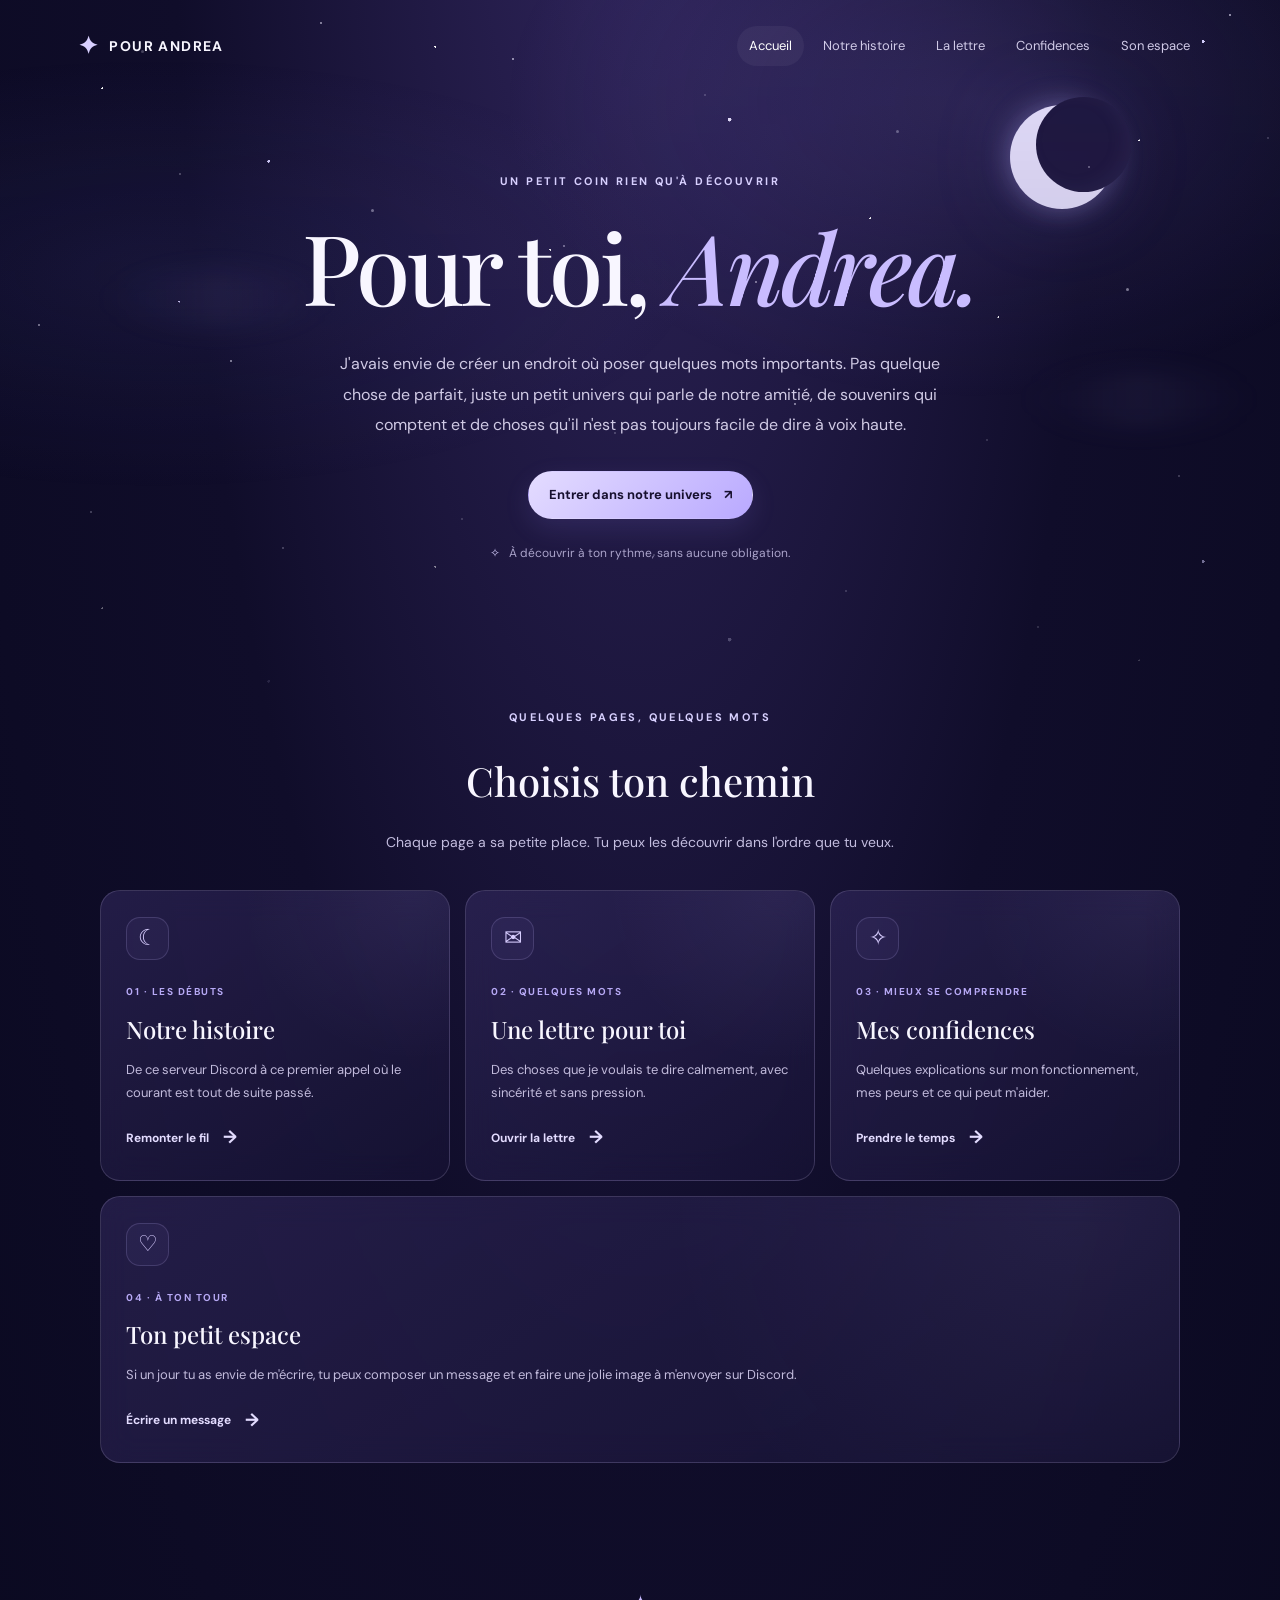
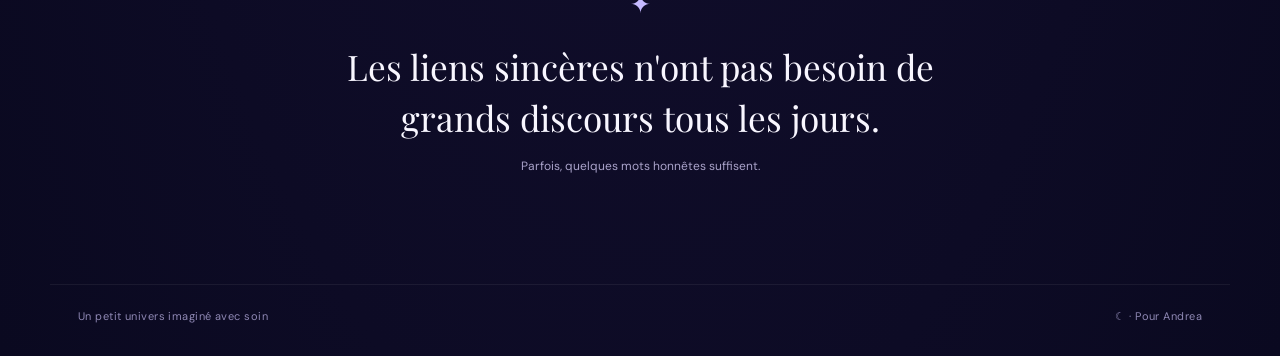
<file: index.html>
<!doctype html>
<html lang="fr"><head><meta charset="utf-8"><meta name="viewport" content="width=device-width, initial-scale=1"><meta name="theme-color" content="#100d2a"><meta name="description" content="Un petit univers nocturne créé pour Andrea."><title>Pour Andrea — Un petit univers sous les étoiles</title><link rel="stylesheet" href="style.css"><script src="script.js" defer></script></head><body data-page="home"><div class="sky" aria-hidden="true"><span class="moon"></span><span class="cloud cloud-one"></span><span class="cloud cloud-two"></span><div class="stars"></div></div><header class="site-header"><a class="brand" href="index.html"><span class="brand-mark">✦</span><span>pour Andrea</span></a><button class="menu-toggle" aria-label="Ouvrir le menu" aria-expanded="false">☰</button><nav class="main-nav" aria-label="Navigation principale"><a aria-current="page" href="index.html">Accueil</a><a href="histoire.html">Notre histoire</a><a href="lettre.html">La lettre</a><a href="confidences.html">Confidences</a><a href="son-espace.html">Son espace</a></nav></header><main><section class="hero container"><p class="eyebrow fade-in">un petit coin rien qu'à découvrir</p><h1 class="fade-in delay-1">Pour toi, <em>Andrea.</em></h1><p class="hero-copy fade-in delay-2">J'avais envie de créer un endroit où poser quelques mots importants. Pas quelque chose de parfait, juste un petit univers qui parle de notre amitié, de souvenirs qui comptent et de choses qu'il n'est pas toujours facile de dire à voix haute.</p><a class="button button-primary fade-in delay-3" href="histoire.html">Entrer dans notre univers <span aria-hidden="true">↗</span></a><p class="soft-note fade-in delay-3"><span class="tiny-star">✧</span> À découvrir à ton rythme, sans aucune obligation.</p></section><section class="container section-block"><div class="section-heading"><p class="eyebrow">quelques pages, quelques mots</p><h2>Choisis ton chemin</h2><p>Chaque page a sa petite place. Tu peux les découvrir dans l'ordre que tu veux.</p></div><div class="feature-grid"><a class="feature-card" href="histoire.html"><span class="feature-icon">☾</span><span class="card-kicker">01 · Les débuts</span><h3>Notre histoire</h3><p>De ce serveur Discord à ce premier appel où le courant est tout de suite passé.</p><span class="card-link">Remonter le fil <span>→</span></span></a><a class="feature-card" href="lettre.html"><span class="feature-icon">✉</span><span class="card-kicker">02 · Quelques mots</span><h3>Une lettre pour toi</h3><p>Des choses que je voulais te dire calmement, avec sincérité et sans pression.</p><span class="card-link">Ouvrir la lettre <span>→</span></span></a><a class="feature-card" href="confidences.html"><span class="feature-icon">✧</span><span class="card-kicker">03 · Mieux se comprendre</span><h3>Mes confidences</h3><p>Quelques explications sur mon fonctionnement, mes peurs et ce qui peut m'aider.</p><span class="card-link">Prendre le temps <span>→</span></span></a><a class="feature-card feature-card-wide" href="son-espace.html"><span class="feature-icon">♡</span><span class="card-kicker">04 · À ton tour</span><h3>Ton petit espace</h3><p>Si un jour tu as envie de m'écrire, tu peux composer un message et en faire une jolie image à m'envoyer sur Discord.</p><span class="card-link">Écrire un message <span>→</span></span></a></div></section><section class="closing container"><span class="closing-star">✦</span><p>Les liens sincères n'ont pas besoin de grands discours tous les jours.</p><span class="closing-sub">Parfois, quelques mots honnêtes suffisent.</span></section></main><footer class="site-footer"><span>Un petit univers imaginé avec soin</span><span>☾ · Pour Andrea</span></footer></body></html>
</file>
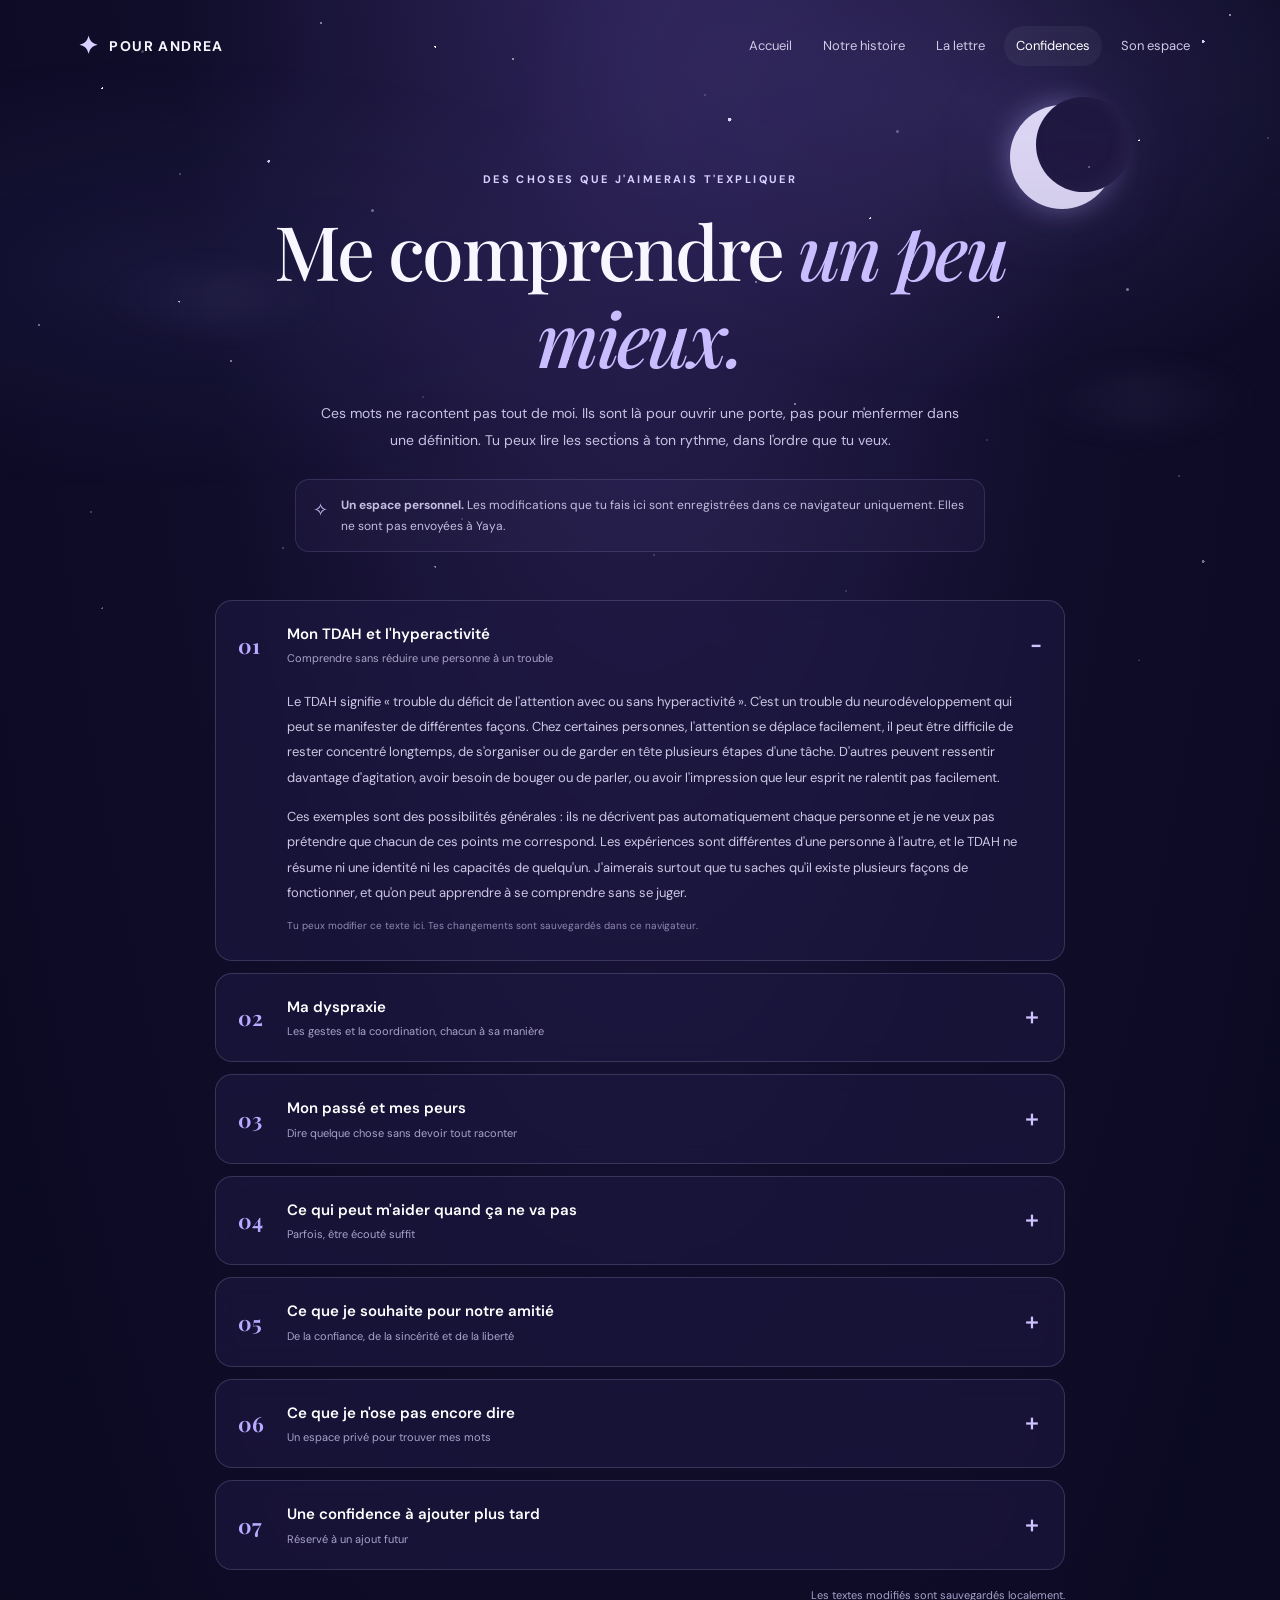
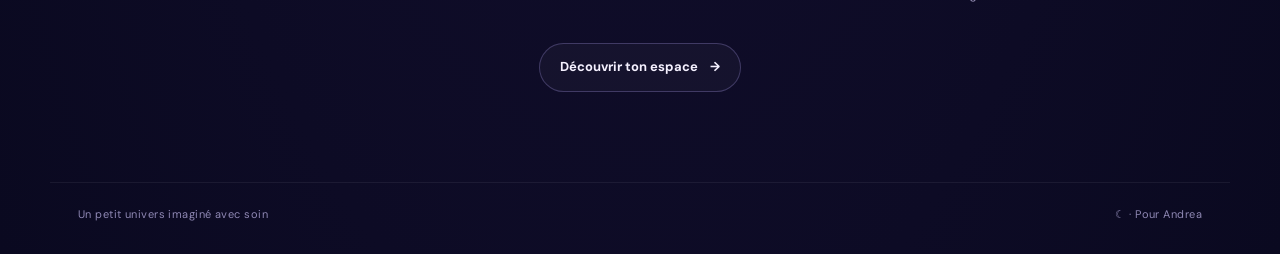
<file: confidences.html>
<!doctype html><html lang="fr"><head><meta charset="utf-8"><meta name="viewport" content="width=device-width, initial-scale=1"><meta name="theme-color" content="#100d2a"><title>Mes confidences — Pour Andrea</title><link rel="stylesheet" href="style.css"><script src="script.js" defer></script><script src="confidences.js" defer></script></head><body data-page="confidences"><div class="sky" aria-hidden="true"><span class="moon"></span><span class="cloud cloud-one"></span><span class="cloud cloud-two"></span><div class="stars"></div></div><header class="site-header"><a class="brand" href="index.html"><span class="brand-mark">✦</span><span>pour Andrea</span></a><button class="menu-toggle" aria-label="Ouvrir le menu" aria-expanded="false">☰</button><nav class="main-nav" aria-label="Navigation principale"><a href="index.html">Accueil</a><a href="histoire.html">Notre histoire</a><a href="lettre.html">La lettre</a><a aria-current="page" href="confidences.html">Confidences</a><a href="son-espace.html">Son espace</a></nav></header><main class="container inner-page"><div class="page-intro"><p class="eyebrow">des choses que j'aimerais t'expliquer</p><h1>Me comprendre <em>un peu mieux.</em></h1><p>Ces mots ne racontent pas tout de moi. Ils sont là pour ouvrir une porte, pas pour m'enfermer dans une définition. Tu peux lire les sections à ton rythme, dans l'ordre que tu veux.</p><div class="privacy-note"><span aria-hidden="true">✧</span><p><strong>Un espace personnel.</strong> Les modifications que tu fais ici sont enregistrées dans ce navigateur uniquement. Elles ne sont pas envoyées à Yaya.</p></div></div><div class="accordion-list" id="confidences-list"><section class="accordion-item"><h2><button class="accordion-trigger" aria-expanded="true" aria-controls="conf-1" id="conf-btn-1"><span class="accordion-number">01</span><span class="accordion-title-wrap"><span class="accordion-title">Mon TDAH et l'hyperactivité</span><span class="accordion-subtitle">Comprendre sans réduire une personne à un trouble</span></span><span class="accordion-symbol" aria-hidden="true">−</span></button></h2><div class="accordion-content" id="conf-1" role="region" aria-labelledby="conf-btn-1"><div class="editable-copy" contenteditable="true" data-storage-key="andrea-conf-1" aria-label="Texte modifiable sur le TDAH"><p>Le TDAH signifie « trouble du déficit de l'attention avec ou sans hyperactivité ». C'est un trouble du neurodéveloppement qui peut se manifester de différentes façons. Chez certaines personnes, l'attention se déplace facilement, il peut être difficile de rester concentré longtemps, de s'organiser ou de garder en tête plusieurs étapes d'une tâche. D'autres peuvent ressentir davantage d'agitation, avoir besoin de bouger ou de parler, ou avoir l'impression que leur esprit ne ralentit pas facilement.</p><p>Ces exemples sont des possibilités générales : ils ne décrivent pas automatiquement chaque personne et je ne veux pas prétendre que chacun de ces points me correspond. Les expériences sont différentes d'une personne à l'autre, et le TDAH ne résume ni une identité ni les capacités de quelqu'un. J'aimerais surtout que tu saches qu'il existe plusieurs façons de fonctionner, et qu'on peut apprendre à se comprendre sans se juger.</p></div><p class="edit-hint">Tu peux modifier ce texte ici. Tes changements sont sauvegardés dans ce navigateur.</p></div></section><section class="accordion-item"><h2><button class="accordion-trigger" aria-expanded="false" aria-controls="conf-2" id="conf-btn-2"><span class="accordion-number">02</span><span class="accordion-title-wrap"><span class="accordion-title">Ma dyspraxie</span><span class="accordion-subtitle">Les gestes et la coordination, chacun à sa manière</span></span><span class="accordion-symbol" aria-hidden="true">＋</span></button></h2><div class="accordion-content" id="conf-2" role="region" aria-labelledby="conf-btn-2" hidden><div class="editable-copy" contenteditable="true" data-storage-key="andrea-conf-2" aria-label="Texte modifiable sur la dyspraxie"><p>La dyspraxie est souvent associée à des difficultés de coordination et de planification de certains gestes. Pour certaines personnes, des activités qui semblent simples peuvent demander plus de concentration ou de préparation : coordonner plusieurs mouvements, réaliser un geste précis, écrire, manipuler certains objets ou organiser l'enchaînement d'une action.</p><p>Ce sont des exemples généraux, pas une liste de difficultés que je prétends toutes avoir. La dyspraxie peut se manifester différemment selon les personnes et les situations. Elle ne veut pas dire qu'une personne est incapable, moins intelligente ou qu'elle ne peut pas progresser. Je préfère qu'on puisse en parler avec simplicité, sans gêne et sans me réduire à ce qui peut parfois être plus difficile.</p></div><p class="edit-hint">Tu peux modifier ce texte ici. Tes changements sont sauvegardés dans ce navigateur.</p></div></section><section class="accordion-item"><h2><button class="accordion-trigger" aria-expanded="false" aria-controls="conf-3" id="conf-btn-3"><span class="accordion-number">03</span><span class="accordion-title-wrap"><span class="accordion-title">Mon passé et mes peurs</span><span class="accordion-subtitle">Dire quelque chose sans devoir tout raconter</span></span><span class="accordion-symbol" aria-hidden="true">＋</span></button></h2><div class="accordion-content" id="conf-3" role="region" aria-labelledby="conf-btn-3" hidden><div class="editable-copy" contenteditable="true" data-storage-key="andrea-conf-3" aria-label="Texte modifiable sur le passé et les peurs"><p>Certaines peurs que je ressens aujourd'hui sont liées à mon passé. Des expériences vécues peuvent parfois influencer la façon dont on s'attache aux autres ou dont on imagine la possibilité de les perdre. Je n'ai pas forcément les mots pour expliquer tout ça clairement, et il y a peut-être des choses que je ne suis pas prêt à raconter.</p><p>J'aimerais pouvoir avancer à mon rythme, et te confier certaines choses quand je me sentirai prêt, sans me sentir obligé de tout expliquer d'un coup. Si je partage une peur avec toi, ce n'est pas pour te demander de la faire disparaître. Mes émotions m'appartiennent, et c'est à moi aussi d'apprendre à les comprendre. Ton écoute peut compter, mais tu n'as pas à me réparer ni à porter tout ça à ma place.</p></div><p class="edit-hint">Tu peux modifier ce texte ici. Tes changements sont sauvegardés dans ce navigateur.</p></div></section><section class="accordion-item"><h2><button class="accordion-trigger" aria-expanded="false" aria-controls="conf-4" id="conf-btn-4"><span class="accordion-number">04</span><span class="accordion-title-wrap"><span class="accordion-title">Ce qui peut m'aider quand ça ne va pas</span><span class="accordion-subtitle">Parfois, être écouté suffit</span></span><span class="accordion-symbol" aria-hidden="true">＋</span></button></h2><div class="accordion-content" id="conf-4" role="region" aria-labelledby="conf-btn-4" hidden><div class="editable-copy" contenteditable="true" data-storage-key="andrea-conf-4" aria-label="Texte modifiable sur ce qui peut aider"><p>Quand ça ne va pas, ce qui m'aide parfois, c'est de pouvoir parler et être écouté sans qu'on cherche immédiatement une solution. Je ne demande pas forcément qu'on règle le problème, qu'on trouve une explication parfaite ou qu'on sache exactement quoi dire. Une écoute sincère, même avec quelques mots simples, peut déjà faire du bien.</p><p>Mais je veux que ce soit clair : tu as le droit d'être occupée, de ne pas être disponible, de ne pas avoir l'énergie pour une conversation ou d'avoir besoin de temps pour toi. Tu n'as pas à répondre tout de suite, à me rassurer à chaque fois ou à gérer mes émotions. Je préfère qu'on puisse se parler honnêtement, y compris quand le bon moment n'est pas maintenant. Notre amitié doit rester un endroit où chacun peut respirer.</p></div><p class="edit-hint">Tu peux modifier ce texte ici. Tes changements sont sauvegardés dans ce navigateur.</p></div></section><section class="accordion-item"><h2><button class="accordion-trigger" aria-expanded="false" aria-controls="conf-5" id="conf-btn-5"><span class="accordion-number">05</span><span class="accordion-title-wrap"><span class="accordion-title">Ce que je souhaite pour notre amitié</span><span class="accordion-subtitle">De la confiance, de la sincérité et de la liberté</span></span><span class="accordion-symbol" aria-hidden="true">＋</span></button></h2><div class="accordion-content" id="conf-5" role="region" aria-labelledby="conf-btn-5" hidden><div class="editable-copy" contenteditable="true" data-storage-key="andrea-conf-5" aria-label="Texte modifiable sur notre amitié"><p>Notre premier appel m'a marqué parce qu'on a tout de suite accroché, et aujourd'hui j'apprécie de pouvoir me sentir moi-même avec toi. J'aimerais qu'on puisse continuer à apprendre à se connaître, à se dire les choses avec honnêteté et à se faire confiance petit à petit. Je n'ai pas besoin que notre amitié soit parfaite pour qu'elle compte.</p><p>Je souhaite qu'on puisse être nous-mêmes, respecter les limites de l'autre et parler quand quelque chose nous préoccupe. Tu gardes ta liberté, tes choix, ta vie personnelle et tes autres relations ; je garde les miens aussi. Je ne te demande ni exclusivité ni promesse éternelle. J'aimerais simplement que notre amitié puisse grandir naturellement, avec du respect et de la place pour nous deux.</p></div><p class="edit-hint">Tu peux modifier ce texte ici. Tes changements sont sauvegardés dans ce navigateur.</p></div></section><section class="accordion-item"><h2><button class="accordion-trigger" aria-expanded="false" aria-controls="conf-6" id="conf-btn-6"><span class="accordion-number">06</span><span class="accordion-title-wrap"><span class="accordion-title">Ce que je n'ose pas encore dire</span><span class="accordion-subtitle">Un espace privé pour trouver mes mots</span></span><span class="accordion-symbol" aria-hidden="true">＋</span></button></h2><div class="accordion-content" id="conf-6" role="region" aria-labelledby="conf-btn-6" hidden><div class="editable-copy" contenteditable="true" data-storage-key="andrea-conf-6" aria-label="Espace pour écrire une confidence personnelle"><p>Il y a peut-être des choses que je ressens ou que je voudrais expliquer, mais que je n'arrive pas encore à formuler. Je peux écrire ici pour moi, commencer par quelques phrases, revenir plus tard et changer mes mots. Je ne suis pas obligé de tout partager immédiatement, ni même de partager ce que je ne souhaite pas raconter.</p><p>Ce texte reste dans le stockage local de ce navigateur tant qu'il n'est pas effacé. Il n'est pas transmis à Andrea ou à Yaya automatiquement. Si j'utilise un appareil partagé, je dois garder cela en tête.</p></div><p class="edit-hint">Écris directement dans la zone ci-dessus. La sauvegarde est locale à cet appareil et ce navigateur.</p></div></section><section class="accordion-item"><h2><button class="accordion-trigger" aria-expanded="false" aria-controls="conf-7" id="conf-btn-7"><span class="accordion-number">07</span><span class="accordion-title-wrap"><span class="accordion-title">Une confidence à ajouter plus tard</span><span class="accordion-subtitle">Réservé à un ajout futur</span></span><span class="accordion-symbol" aria-hidden="true">＋</span></button></h2><div class="accordion-content" id="conf-7" role="region" aria-labelledby="conf-btn-7" hidden><p class="future-note">Cette partie est volontairement réservée à une confidence que je choisirai d'ajouter plus tard. Pour l'instant, elle ne contient pas de récit : je pourrai la personnaliser quand j'aurai quelque chose que je souhaite vraiment partager.</p><label class="field-label" for="future-title">Titre de la confidence</label><input class="text-input" id="future-title" data-storage-key="andrea-conf-7-title" placeholder="Un titre, si j'en ai envie"><label class="field-label" for="future-body">Mon texte</label><textarea class="text-area" id="future-body" data-storage-key="andrea-conf-7-body" rows="5" placeholder="Je pourrai écrire ici plus tard…"></textarea><p class="edit-hint">Le titre et le texte sont sauvegardés localement dans ce navigateur.</p></div></section></div><p class="save-status" id="confidence-status" role="status" aria-live="polite">Les textes modifiés sont sauvegardés localement.</p><div class="page-bottom-link"><a class="button button-secondary" href="son-espace.html">Découvrir ton espace <span>→</span></a></div></main><footer class="site-footer"><span>Un petit univers imaginé avec soin</span><span>☾ · Pour Andrea</span></footer></body></html>
</file>
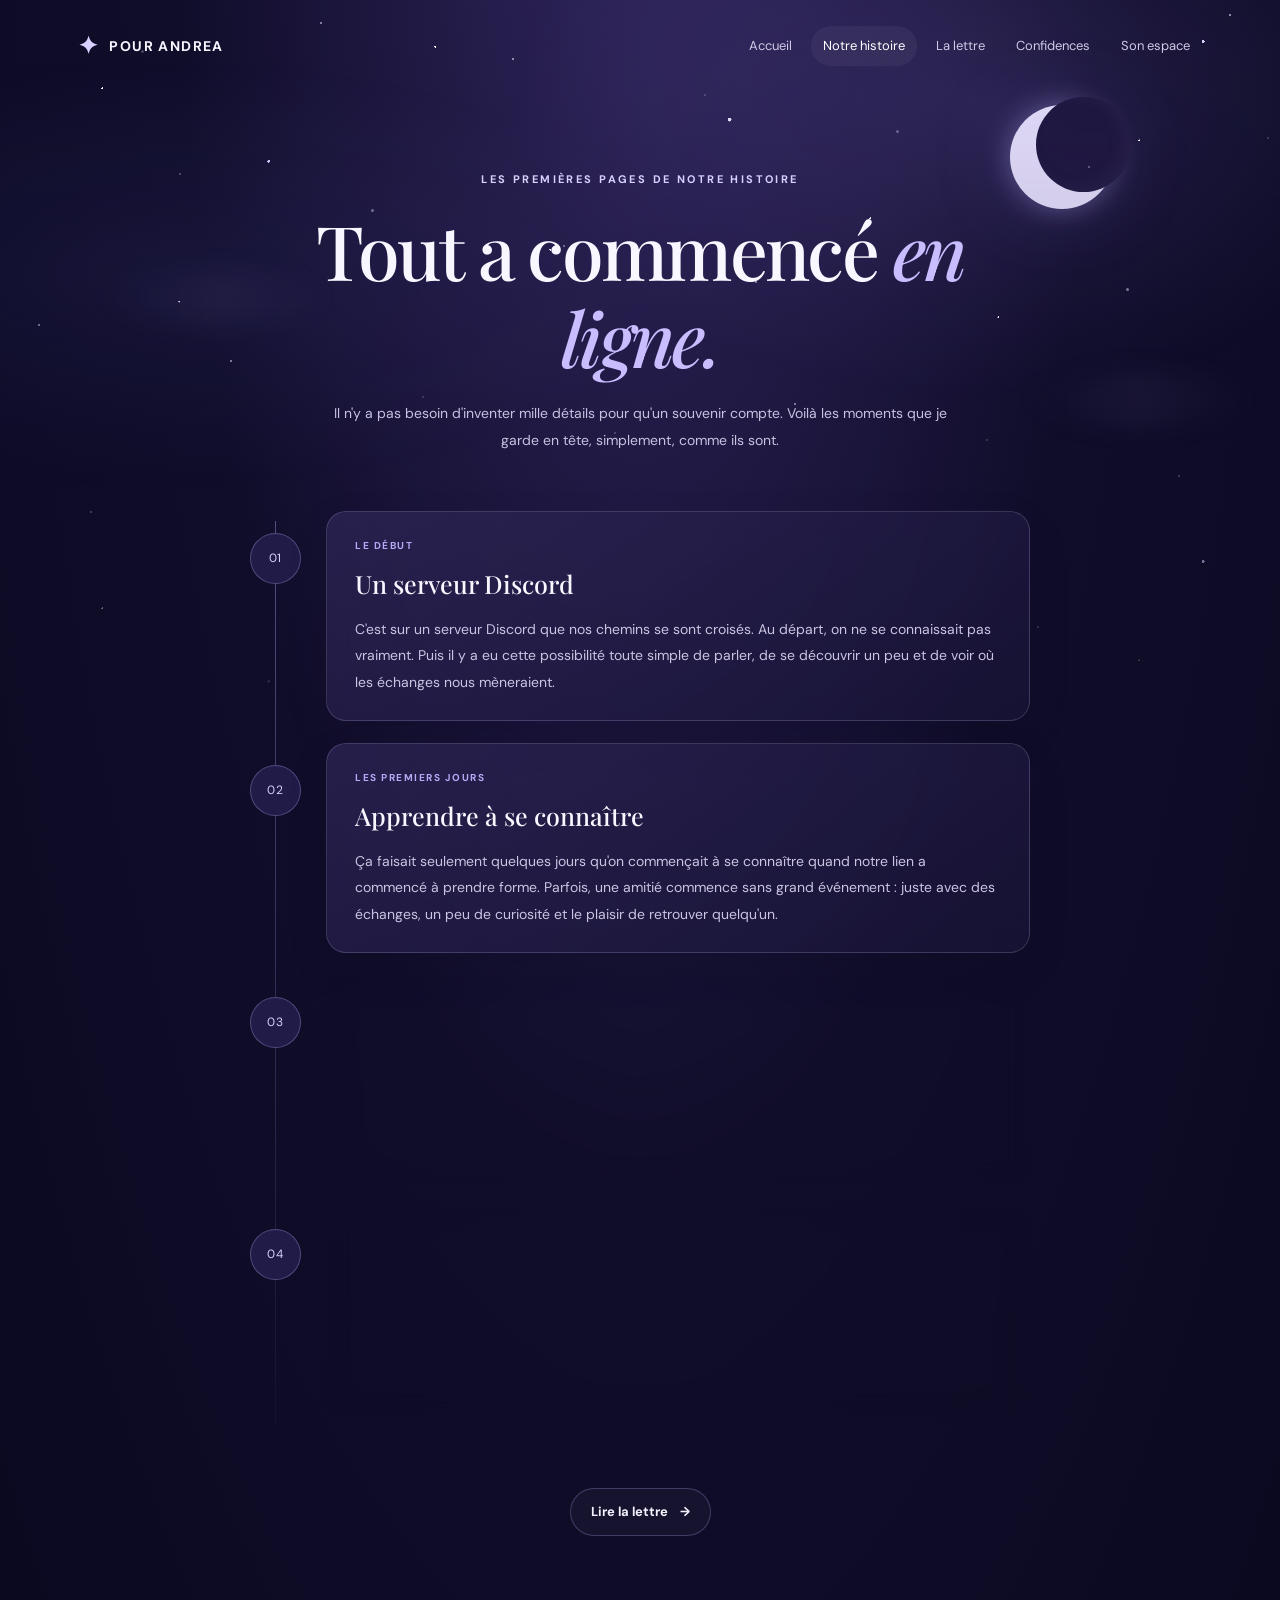
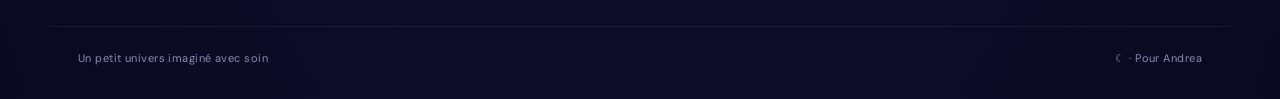
<file: histoire.html>
<!doctype html><html lang="fr"><head><meta charset="utf-8"><meta name="viewport" content="width=device-width, initial-scale=1"><meta name="theme-color" content="#100d2a"><title>Notre histoire — Pour Andrea</title><link rel="stylesheet" href="style.css"><script src="script.js" defer></script></head><body data-page="story"><div class="sky" aria-hidden="true"><span class="moon"></span><span class="cloud cloud-one"></span><span class="cloud cloud-two"></span><div class="stars"></div></div><header class="site-header"><a class="brand" href="index.html"><span class="brand-mark">✦</span><span>pour Andrea</span></a><button class="menu-toggle" aria-label="Ouvrir le menu" aria-expanded="false">☰</button><nav class="main-nav" aria-label="Navigation principale"><a href="index.html">Accueil</a><a aria-current="page" href="histoire.html">Notre histoire</a><a href="lettre.html">La lettre</a><a href="confidences.html">Confidences</a><a href="son-espace.html">Son espace</a></nav></header><main class="container inner-page"><div class="page-intro"><p class="eyebrow">les premières pages de notre histoire</p><h1>Tout a commencé <em>en ligne.</em></h1><p>Il n'y a pas besoin d'inventer mille détails pour qu'un souvenir compte. Voilà les moments que je garde en tête, simplement, comme ils sont.</p></div><div class="timeline"><article class="timeline-item"><span class="timeline-marker">01</span><div class="glass-panel timeline-panel"><p class="card-kicker">Le début</p><h2>Un serveur Discord</h2><p>C'est sur un serveur Discord que nos chemins se sont croisés. Au départ, on ne se connaissait pas vraiment. Puis il y a eu cette possibilité toute simple de parler, de se découvrir un peu et de voir où les échanges nous mèneraient.</p></div></article><article class="timeline-item"><span class="timeline-marker">02</span><div class="glass-panel timeline-panel"><p class="card-kicker">Les premiers jours</p><h2>Apprendre à se connaître</h2><p>Ça faisait seulement quelques jours qu'on commençait à se connaître quand notre lien a commencé à prendre forme. Parfois, une amitié commence sans grand événement : juste avec des échanges, un peu de curiosité et le plaisir de retrouver quelqu'un.</p></div></article><article class="timeline-item"><span class="timeline-marker">03</span><div class="glass-panel timeline-panel"><p class="card-kicker">Un souvenir important</p><h2>Notre premier appel</h2><p>Notre premier appel Discord reste un moment important pour moi. On a tout de suite accroché. C'est le genre de souvenir qui marque, non pas parce qu'il faut en faire quelque chose d'extraordinaire, mais parce qu'on s'y sent naturellement bien.</p></div></article><article class="timeline-item"><span class="timeline-marker">04</span><div class="glass-panel timeline-panel"><p class="card-kicker">Ce qui compte aujourd'hui</p><h2>Pouvoir être moi-même</h2><p>Avec toi, je me sens moi-même. C'est quelque chose que j'apprécie profondément dans notre amitié. Je peux être sincère, apprendre à te faire confiance et partager des choses à mon rythme, sans avoir besoin de prétendre être quelqu'un d'autre.</p></div></article></div><div class="page-bottom-link"><a class="button button-secondary" href="lettre.html">Lire la lettre <span>→</span></a></div></main><footer class="site-footer"><span>Un petit univers imaginé avec soin</span><span>☾ · Pour Andrea</span></footer></body></html>
</file>
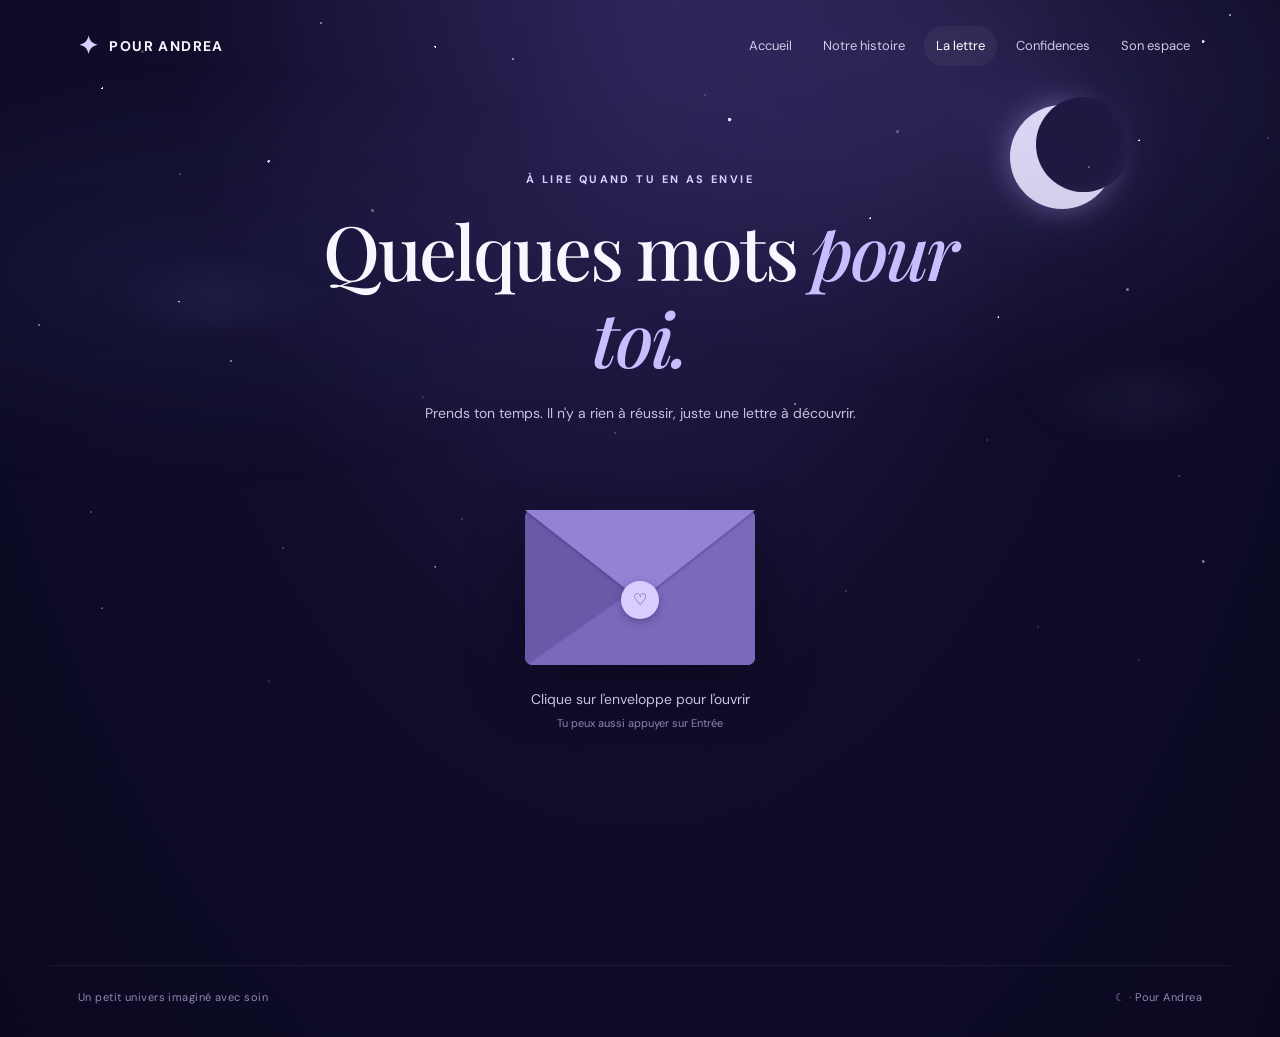
<file: lettre.html>
<!doctype html><html lang="fr"><head><meta charset="utf-8"><meta name="viewport" content="width=device-width, initial-scale=1"><meta name="theme-color" content="#100d2a"><title>Une lettre pour Andrea</title><link rel="stylesheet" href="style.css"><script src="script.js" defer></script><script src="lettre.js" defer></script></head><body data-page="letter"><div class="sky" aria-hidden="true"><span class="moon"></span><span class="cloud cloud-one"></span><span class="cloud cloud-two"></span><div class="stars"></div></div><header class="site-header"><a class="brand" href="index.html"><span class="brand-mark">✦</span><span>pour Andrea</span></a><button class="menu-toggle" aria-label="Ouvrir le menu" aria-expanded="false">☰</button><nav class="main-nav" aria-label="Navigation principale"><a href="index.html">Accueil</a><a href="histoire.html">Notre histoire</a><a aria-current="page" href="lettre.html">La lettre</a><a href="confidences.html">Confidences</a><a href="son-espace.html">Son espace</a></nav></header><main class="container inner-page letter-page"><div class="page-intro"><p class="eyebrow">à lire quand tu en as envie</p><h1>Quelques mots <em>pour toi.</em></h1><p>Prends ton temps. Il n'y a rien à réussir, juste une lettre à découvrir.</p></div><section class="letter-experience"><button id="envelope-button" class="envelope-button" aria-expanded="false" aria-controls="letter-paper"><span class="envelope-glow"></span><span class="envelope" aria-hidden="true"><span class="envelope-back"></span><span class="envelope-letter">✧</span><span class="envelope-flap"></span><span class="envelope-front"></span><span class="envelope-seal">♡</span></span><span class="envelope-prompt">Clique sur l'enveloppe pour l'ouvrir</span><span class="envelope-hint">Tu peux aussi appuyer sur Entrée</span></button><article id="letter-paper" class="letter-paper" hidden tabindex="-1"><div class="letter-paper-inner"><p class="letter-date">Andrea,</p><p>Je ne savais pas trop comment mettre tout ça en mots, alors j'ai eu envie de prendre le temps de t'écrire ici. Pas pour rendre les choses compliquées, ni pour que tu te sentes obligée de répondre d'une certaine façon. Simplement parce que tu comptes pour moi et que certaines choses méritent d'être dites.</p><p>Je repense à notre rencontre sur Discord et surtout à notre premier appel. On a tout de suite accroché, et ce souvenir a une place particulière pour moi. C'est précieux de rencontrer quelqu'un avec qui les échanges peuvent sembler naturels, sans avoir besoin de tout calculer.</p><p>Avec toi, j'ai le sentiment de pouvoir être moi-même. Ça ne veut pas dire que je sais toujours expliquer ce que je ressens, ni que j'arrive toujours à trouver les bons mots. Mais j'apprécie de pouvoir être sincère avec toi et de construire notre amitié petit à petit.</p><p>Il y a des choses dans mon passé qui peuvent expliquer pourquoi j'ai parfois peur de perdre les personnes qui comptent pour moi. Je ne veux pas prétendre que tout est simple à gérer, mais je sais aussi que mes peurs m'appartiennent. Je peux apprendre à les comprendre et à en parler sans te demander de les porter à ma place.</p><p>J'aimerais pouvoir te confier certaines choses quand je me sens prêt, même si ce n'est pas toujours facile à formuler. Parfois, je n'ai pas besoin qu'on trouve une solution ou qu'on règle tout. Être écouté tranquillement peut déjà faire du bien. Et si tu ne sais pas quoi répondre, ce n'est pas grave : tu n'as pas besoin d'avoir les mots parfaits.</p><p>Je veux aussi que tu saches que tu as le droit d'avoir ta vie, tes envies, tes autres amitiés, tes moments à toi et tes limites. Tu n'as pas à être disponible tout le temps, à répondre immédiatement ou à choisir entre les gens. Je ne veux pas que notre amitié devienne une pression. Ton bien-être compte aussi, et je veux que notre lien laisse de la place à chacun de nous.</p><p>Merci pour ce début d'amitié, pour ce premier appel qui m'a marqué et pour cette sensation de pouvoir être moi-même avec toi. Je ne sais pas exactement ce que chaque journée nous apportera, et je n'ai pas besoin de faire de grandes promesses. J'ai simplement envie qu'on continue à se connaître avec confiance, honnêteté et respect, à notre rythme.</p><p>Tu comptes pour moi, Andrea. Je voulais que tu le saches, tout simplement.</p><p class="letter-signature">Yaya, ton meilleur ami</p><button class="button button-secondary letter-close" id="letter-close">Refermer la lettre</button></div></article></section></main><footer class="site-footer"><span>Un petit univers imaginé avec soin</span><span>☾ · Pour Andrea</span></footer></body></html>
</file>
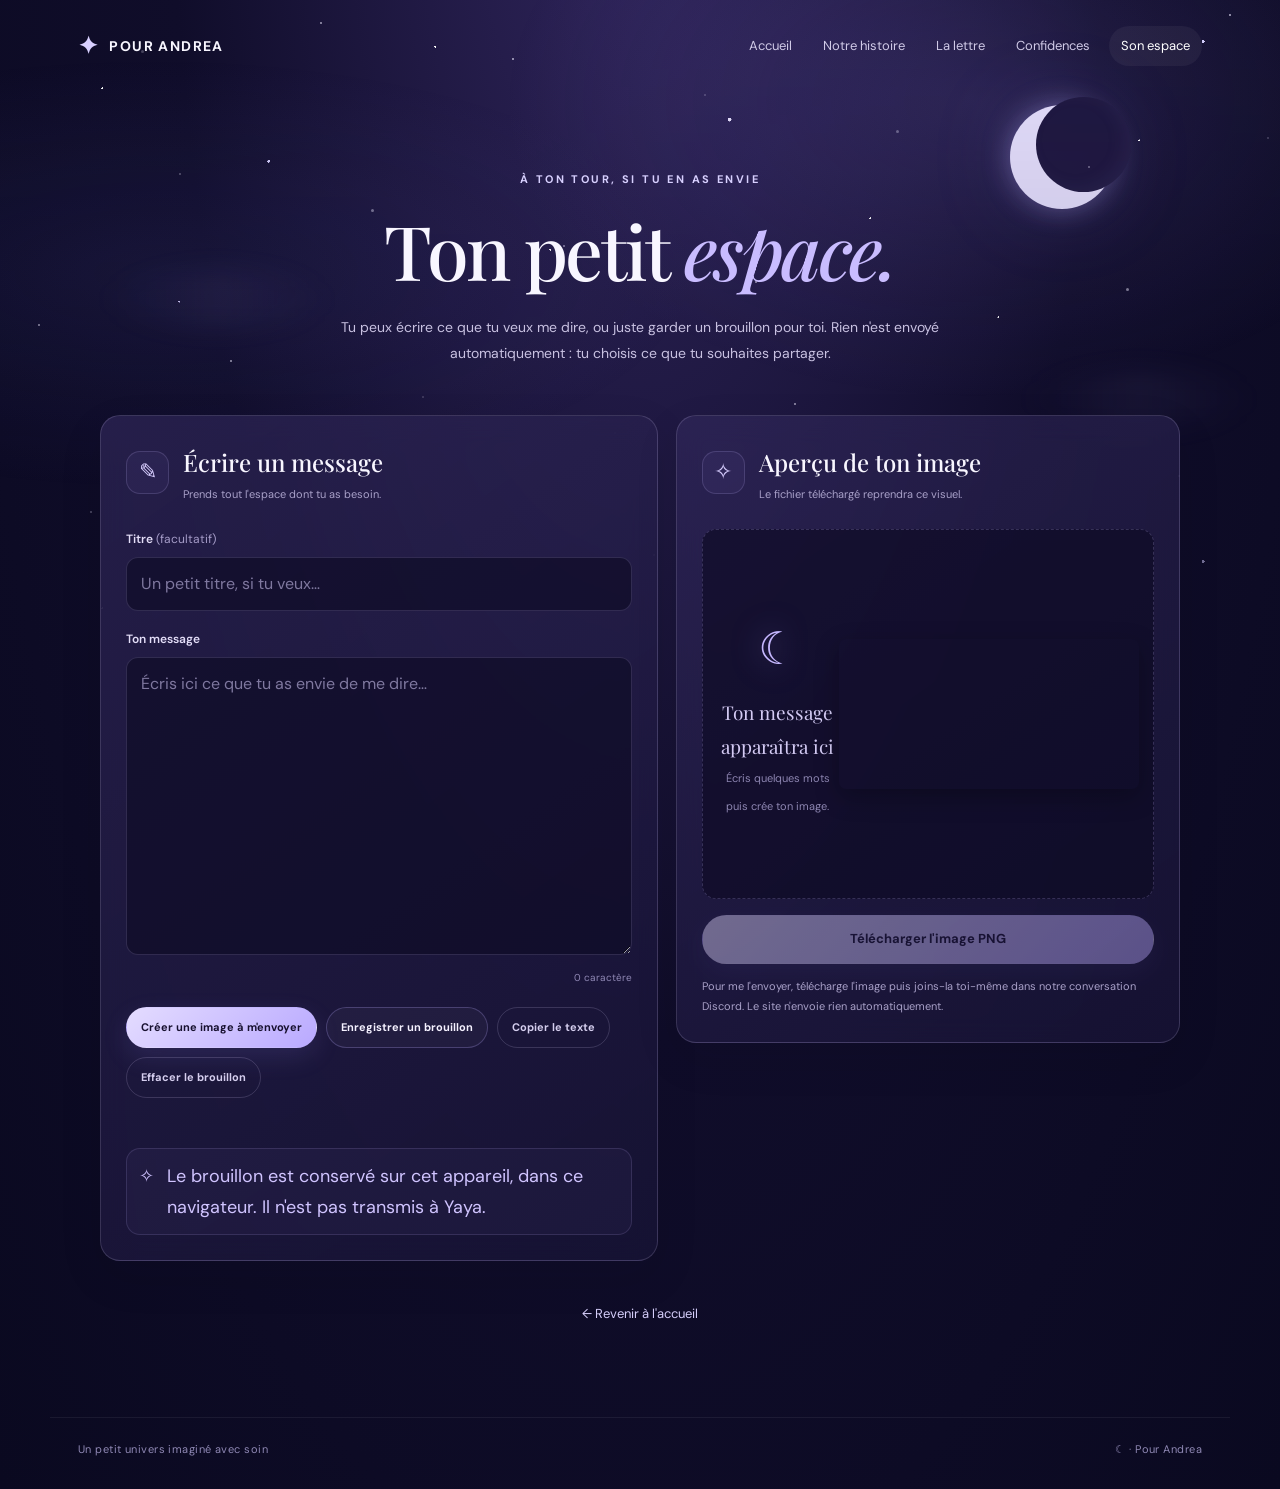
<file: son-espace.html>
<!doctype html><html lang="fr"><head><meta charset="utf-8"><meta name="viewport" content="width=device-width, initial-scale=1"><meta name="theme-color" content="#100d2a"><title>Ton espace — Pour Andrea</title><link rel="stylesheet" href="style.css"><script src="script.js" defer></script><script src="espace-andrea.js" defer></script></head><body data-page="space"><div class="sky" aria-hidden="true"><span class="moon"></span><span class="cloud cloud-one"></span><span class="cloud cloud-two"></span><div class="stars"></div></div><header class="site-header"><a class="brand" href="index.html"><span class="brand-mark">✦</span><span>pour Andrea</span></a><button class="menu-toggle" aria-label="Ouvrir le menu" aria-expanded="false">☰</button><nav class="main-nav" aria-label="Navigation principale"><a href="index.html">Accueil</a><a href="histoire.html">Notre histoire</a><a href="lettre.html">La lettre</a><a href="confidences.html">Confidences</a><a aria-current="page" href="son-espace.html">Son espace</a></nav></header><main class="container inner-page space-page"><div class="page-intro"><p class="eyebrow">à ton tour, si tu en as envie</p><h1>Ton petit <em>espace.</em></h1><p>Tu peux écrire ce que tu veux me dire, ou juste garder un brouillon pour toi. Rien n'est envoyé automatiquement : tu choisis ce que tu souhaites partager.</p></div><div class="space-layout"><section class="glass-panel editor-panel"><div class="panel-heading"><span class="feature-icon">✎</span><div><h2>Écrire un message</h2><p>Prends tout l'espace dont tu as besoin.</p></div></div><label class="field-label" for="message-title">Titre <span>(facultatif)</span></label><input class="text-input" id="message-title" maxlength="120" placeholder="Un petit titre, si tu veux…"><label class="field-label" for="message-body">Ton message</label><textarea class="text-area message-editor" id="message-body" placeholder="Écris ici ce que tu as envie de me dire…" rows="10"></textarea><div class="char-count" id="char-count">0 caractère</div><div class="editor-actions"><button class="button button-primary" id="create-image">Créer une image à m'envoyer</button><button class="button button-secondary" id="save-draft">Enregistrer un brouillon</button><button class="button button-quiet" id="copy-text">Copier le texte</button><button class="button button-quiet" id="clear-draft">Effacer le brouillon</button></div><p class="status-message" id="space-status" role="status" aria-live="polite"></p><p class="privacy-note small-note"><span aria-hidden="true">✧</span><span>Le brouillon est conservé sur cet appareil, dans ce navigateur. Il n'est pas transmis à Yaya.</span></p></section><section class="glass-panel preview-panel"><div class="panel-heading"><span class="feature-icon">✧</span><div><h2>Aperçu de ton image</h2><p>Le fichier téléchargé reprendra ce visuel.</p></div></div><div class="image-preview-wrap" id="preview-wrap"><div class="preview-placeholder" id="preview-placeholder"><span class="placeholder-moon">☾</span><p>Ton message apparaîtra ici</p><span>Écris quelques mots puis crée ton image.</span></div><canvas id="message-canvas" aria-label="Aperçu de l'image de message" hidden></canvas></div><div class="preview-actions"><button class="button button-primary" id="download-image" disabled>Télécharger l'image PNG</button></div><p class="download-note">Pour me l'envoyer, télécharge l'image puis joins-la toi-même dans notre conversation Discord. Le site n'envoie rien automatiquement.</p><div class="image-split-note" id="image-split-note" hidden></div></section></div><div class="page-bottom-link"><a class="text-link" href="index.html">← Revenir à l'accueil</a></div></main><footer class="site-footer"><span>Un petit univers imaginé avec soin</span><span>☾ · Pour Andrea</span></footer></body></html>
</file>
<file: style.css>
@import url('https://fonts.googleapis.com/css2?family=DM+Sans:wght@400;500;600;700&family=Playfair+Display:ital,wght@0,500;0,600;0,700;1,500;1,600&display=swap');
:root{--night:#100d2a;--night2:#171238;--violet:#a99af7;--lavender:#d8d0ff;--white:#f8f6ff;--muted:#c3bddf;--line:rgba(222,215,255,.17);--glass:rgba(32,26,69,.64);--serif:'Playfair Display',Georgia,serif;--sans:'DM Sans',Arial,sans-serif}*{box-sizing:border-box}html{scroll-behavior:smooth}body{margin:0;min-height:100vh;background:radial-gradient(ellipse at 50% -15%,#31265e 0%,var(--night) 52%,#0a0920 100%);color:var(--white);font-family:var(--sans);font-size:16px;line-height:1.75;overflow-x:hidden}a{color:inherit;text-decoration:none}button,input,textarea{font:inherit}button,a,input,textarea{ -webkit-tap-highlight-color:transparent}button:focus-visible,a:focus-visible,input:focus-visible,textarea:focus-visible,[contenteditable=true]:focus-visible{outline:2px solid #e1d9ff;outline-offset:4px}.sky{position:absolute;inset:0 0 auto;height:720px;overflow:hidden;pointer-events:none;z-index:0;background:radial-gradient(ellipse at 76% 14%,rgba(126,108,204,.2),transparent 34%),radial-gradient(ellipse at 12% 38%,rgba(71,72,150,.16),transparent 34%);mask-image:linear-gradient(#000 0%,rgba(0,0,0,.8) 65%,transparent 100%)}.stars{position:absolute;inset:0;background-image:radial-gradient(1px 1px at 8% 17%,#fff 90%,transparent),radial-gradient(1.5px 1.5px at 21% 31%,#d6d0ff 90%,transparent),radial-gradient(1px 1px at 34% 9%,#fff 90%,transparent),radial-gradient(2px 2px at 57% 23%,#e9e3ff 90%,transparent),radial-gradient(1px 1px at 68% 42%,#fff 90%,transparent),radial-gradient(1px 1px at 89% 27%,#fff 90%,transparent),radial-gradient(1.5px 1.5px at 94% 8%,#d6d0ff 90%,transparent),radial-gradient(1px 1px at 43% 48%,#fff 90%,transparent),radial-gradient(1px 1px at 14% 58%,#d6d0ff 90%,transparent),radial-gradient(1px 1px at 78% 61%,#fff 90%,transparent);background-size:100% 520px;animation:twinkle 7s ease-in-out infinite alternate}.moon{position:absolute;right:13%;top:105px;width:104px;height:104px;border-radius:50%;background:#e7e1ff;box-shadow:0 0 28px #b9adff70,0 0 90px #9c8bff28}.moon:after{content:"";position:absolute;left:26px;top:-8px;width:95px;height:95px;border-radius:50%;background:#201942;box-shadow:inset -8px -4px 15px #5d4f8a22}.cloud{position:absolute;width:230px;height:58px;border-radius:50%;background:linear-gradient(90deg,transparent,rgba(150,139,216,.08),transparent);filter:blur(12px);animation:drift 24s linear infinite}.cloud-one{top:270px;left:8%}.cloud-two{top:370px;right:2%;animation-delay:-12s}.site-header,main,.site-footer{position:relative;z-index:1}.site-header{max-width:1180px;margin:auto;padding:25px 28px;display:flex;align-items:center;justify-content:space-between;gap:24px}.brand{display:flex;align-items:center;gap:10px;font-size:14px;letter-spacing:.1em;text-transform:uppercase;font-weight:700;white-space:nowrap}.brand-mark{display:grid;place-items:center;color:var(--lavender);font-size:24px}.main-nav{display:flex;align-items:center;gap:7px}.main-nav a{font-size:13px;color:#d0cae7;padding:9px 12px;border-radius:30px;transition:background .2s,color .2s}.main-nav a:hover,.main-nav a[aria-current=page]{background:#ffffff0c;color:#fff}.menu-toggle{display:none;background:transparent;border:1px solid var(--line);color:white;border-radius:12px;padding:8px 12px;cursor:pointer}.container{width:min(1080px,calc(100% - 48px));margin-inline:auto}.hero{min-height:550px;display:flex;flex-direction:column;align-items:center;justify-content:center;text-align:center;padding:80px 0 72px}.eyebrow{color:var(--lavender);font-size:11px;font-weight:700;letter-spacing:.22em;text-transform:uppercase;margin:0 0 18px}.hero h1,.page-intro h1{font-family:var(--serif);font-weight:500;letter-spacing:-.035em;line-height:1.15;margin:0;font-size:clamp(3.3rem,8vw,6.1rem)}h1 em{color:#c9bcff;font-weight:500}.hero-copy{max-width:630px;color:#d0cae5;font-size:16px;margin:28px auto 30px;line-height:1.9}.button{display:inline-flex;align-items:center;justify-content:center;gap:12px;border:1px solid transparent;border-radius:999px;padding:12px 20px;min-height:46px;font-size:13px;font-weight:700;cursor:pointer;transition:transform .2s,background .2s,border-color .2s,box-shadow .2s}.button:hover:not(:disabled){transform:translateY(-2px)}.button-primary{color:#17102f;background:linear-gradient(135deg,#e4dcff,#b9a9ff);box-shadow:0 9px 26px #9e8afc21}.button-primary:hover:not(:disabled){box-shadow:0 12px 30px #9e8afc3a}.button-secondary{background:#ffffff08;border-color:#b8aaff42;color:#f5f1ff}.button-secondary:hover{background:#ffffff13;border-color:#c9bcff8c}.button-quiet{background:transparent;border-color:var(--line);color:#d5ceee}.button:disabled{opacity:.42;cursor:not-allowed}.soft-note{font-size:12px;color:#aaa3ca;margin-top:24px}.tiny-star{color:var(--lavender);margin-right:6px}.section-block{padding:60px 0 30px}.section-heading{text-align:center;margin-bottom:36px}.section-heading h2,.panel-heading h2{font-family:var(--serif);font-size:clamp(1.8rem,4vw,2.5rem);font-weight:500;margin:0 0 10px}.section-heading>p:last-child{color:var(--muted);font-size:14px}.feature-grid{display:grid;grid-template-columns:repeat(3,minmax(0,1fr));gap:15px}.feature-card{position:relative;display:flex;flex-direction:column;align-items:flex-start;min-height:260px;padding:26px 25px;border:1px solid var(--line);border-radius:20px;background:linear-gradient(145deg,rgba(55,45,101,.52),rgba(25,21,56,.54));backdrop-filter:blur(15px);transition:transform .25s,border-color .25s,background .25s;overflow:hidden}.feature-card:before{content:"";position:absolute;inset:0;background:radial-gradient(circle at 90% 0%,#b7a5ff12,transparent 40%);pointer-events:none}.feature-card:hover{transform:translateY(-4px);border-color:#b9aaff55;background:linear-gradient(145deg,rgba(67,54,117,.58),rgba(25,21,56,.7))}.feature-card-wide{grid-column:span 3;min-height:205px}.feature-icon{display:grid;place-items:center;width:43px;height:43px;border-radius:14px;border:1px solid #c8bbff2c;background:#b3a3ff0d;color:#d8ceff;font-size:22px;margin-bottom:23px}.card-kicker{font-size:10px;color:#b7a9f5;letter-spacing:.15em;text-transform:uppercase;font-weight:700;margin:0 0 7px}.feature-card h3{font-family:var(--serif);font-size:24px;font-weight:500;margin:0 0 8px}.feature-card p{color:#c2bbdc;font-size:13px;line-height:1.8;margin:0 0 18px}.card-link{display:flex;gap:14px;align-items:center;margin-top:auto;font-size:12px;color:#e3dcff;font-weight:700}.card-link span{font-size:18px;transition:transform .2s}.feature-card:hover .card-link span{transform:translateX(4px)}.closing{text-align:center;padding:90px 0 95px}.closing-star{color:#c6baff;font-size:25px}.closing p{font-family:var(--serif);font-size:clamp(1.5rem,3vw,2.2rem);max-width:650px;margin:14px auto 8px;line-height:1.45}.closing-sub{font-size:12px;color:#aaa3ca}.site-footer{max-width:1180px;margin:auto;padding:22px 28px 30px;border-top:1px solid #ffffff10;display:flex;justify-content:space-between;gap:20px;color:#8f88b4;font-size:11px;letter-spacing:.04em}.inner-page{padding-top:78px;padding-bottom:80px}.page-intro{max-width:740px;margin:0 auto 48px;text-align:center}.page-intro h1{font-size:clamp(2.8rem,6vw,4.7rem)}.page-intro>p:not(.eyebrow){color:#c8c1e1;max-width:650px;margin:20px auto 0;font-size:14px;line-height:1.9}.timeline{max-width:780px;margin:0 auto;position:relative;padding:10px 0}.timeline:before{content:"";position:absolute;left:25px;top:20px;bottom:25px;width:1px;background:linear-gradient(#b5a7ff66,#b5a7ff0a)}.timeline-item{position:relative;padding-left:76px;margin-bottom:22px}.timeline-marker{position:absolute;left:0;top:22px;width:51px;height:51px;border-radius:50%;display:grid;place-items:center;background:#211b48;border:1px solid #c3b5ff4d;color:#d9d0ff;font-size:12px;letter-spacing:.06em}.glass-panel{border:1px solid var(--line);background:linear-gradient(145deg,rgba(49,40,91,.66),rgba(24,20,54,.75));border-radius:20px;box-shadow:0 16px 45px #05041417;backdrop-filter:blur(14px)}.timeline-panel{padding:25px 28px}.timeline-panel h2{font-family:var(--serif);font-size:25px;font-weight:500;margin:0 0 10px}.timeline-panel p:last-child{color:#cbc4e3;font-size:14px;line-height:1.9;margin:0}.page-bottom-link{text-align:center;margin-top:38px}.text-link{font-size:13px;color:#d5cefa}.text-link:hover{text-decoration:underline}.letter-page{padding-bottom:100px}.letter-experience{max-width:760px;margin:auto;min-height:380px}.envelope-button{width:100%;border:0;background:transparent;color:white;display:flex;align-items:center;flex-direction:column;padding:20px 0 40px;cursor:pointer}.envelope{position:relative;display:block;width:230px;height:155px;margin:15px auto 22px;filter:drop-shadow(0 20px 28px #03020e77);transition:transform .35s}.envelope-button:hover .envelope{transform:translateY(-5px) rotate(-1deg)}.envelope-back{position:absolute;inset:0;border-radius:8px;background:#5b4a9b;border:1px solid #cfc4ff55}.envelope-letter{position:absolute;z-index:1;left:24px;right:24px;top:10px;height:115px;background:#f0eaff;border-radius:4px;color:#66559a;font-size:26px;padding-top:25px;transition:transform .8s cubic-bezier(.2,.8,.2,1)}.envelope-flap{position:absolute;z-index:3;top:0;left:0;width:0;height:0;border-left:115px solid transparent;border-right:115px solid transparent;border-top:90px solid #9382d5;transform-origin:top;transition:transform .65s;filter:drop-shadow(0 2px 1px #31225855)}.envelope-front{position:absolute;z-index:2;inset:0;border-radius:7px;background:linear-gradient(145deg,transparent 49%,#7b69bc 50%),linear-gradient(35deg,#6a58a8 49%,transparent 50%);clip-path:polygon(0 0,50% 57%,100% 0,100% 100%,0 100%)}.envelope-seal{position:absolute;z-index:4;left:calc(50% - 19px);top:calc(58% - 19px);display:grid;place-items:center;width:38px;height:38px;border-radius:50%;background:#d9ceff;color:#4b3a84;box-shadow:0 3px 9px #24164155}.envelope-prompt{font-size:14px;color:#e3dcff}.envelope-hint{font-size:11px;color:#928ab8;margin-top:3px}.envelope-button.is-open .envelope-flap{transform:rotateX(180deg);z-index:0}.envelope-button.is-open .envelope-letter{transform:translateY(-48px)}.letter-paper{max-width:740px;margin:0 auto;background:#f7f2ff;color:#30264b;border-radius:5px;box-shadow:0 22px 75px #0005;overflow:hidden;animation:paper-in .85s cubic-bezier(.2,.8,.2,1) both}.letter-paper[hidden]{display:none}.letter-paper-inner{padding:clamp(25px,6vw,62px);font-family:var(--serif);font-size:16px;line-height:2}.letter-paper p{margin:0 0 19px}.letter-paper .letter-date{font-size:22px}.letter-signature{padding-top:12px;font-style:italic;color:#5d4a90;font-size:19px}.letter-close{font-family:var(--sans);margin-top:10px}.privacy-note{display:flex;gap:13px;align-items:flex-start;text-align:left;max-width:690px;margin:26px auto 0;padding:15px 17px;border:1px solid #c4b6ff25;border-radius:14px;background:#a89aff0a;color:#c4bddf;font-size:12px;line-height:1.7}.privacy-note>span{color:#d0c4ff;font-size:18px}.privacy-note p{margin:0}.accordion-list{max-width:850px;margin:0 auto}.accordion-item{border:1px solid var(--line);border-radius:17px;background:rgba(31,25,68,.57);overflow:hidden;margin-bottom:12px;backdrop-filter:blur(10px)}.accordion-item h2{margin:0;font-size:inherit}.accordion-trigger{display:flex;align-items:center;gap:17px;width:100%;padding:20px 22px;background:transparent;border:0;color:white;text-align:left;cursor:pointer}.accordion-trigger:hover{background:#ffffff05}.accordion-number{font-family:var(--serif);font-size:21px;color:#b9aaff;min-width:32px}.accordion-title-wrap{display:flex;flex-direction:column;flex:1;min-width:0}.accordion-title{font-size:15px;font-weight:600}.accordion-subtitle{font-size:11px;color:#aaa2c9;margin-top:2px;font-weight:400}.accordion-symbol{font-size:21px;color:#cfc3ff}.accordion-content{padding:0 27px 25px 71px}.accordion-content[hidden]{display:none}.editable-copy{outline:none;color:#cec7e4;font-size:13px;line-height:1.95}.editable-copy p{margin:0 0 14px}.editable-copy p:last-child{margin-bottom:0}.editable-copy:focus{border-radius:6px;box-shadow:0 0 0 2px #b6a7ff33}.edit-hint{font-size:10px;color:#9188b5;margin:12px 0 0}.future-note{font-size:13px;color:#cec7e4;line-height:1.9;margin:0 0 18px}.field-label{display:block;color:#e4def8;font-size:12px;font-weight:600;margin:18px 0 7px}.field-label span{font-weight:400;color:#a59cc8}.text-input,.text-area{width:100%;border:1px solid #c4b8ff29;border-radius:12px;background:#0e0b25a6;color:#f8f6ff;padding:12px 14px;outline:none;transition:border-color .2s,box-shadow .2s}.text-input::placeholder,.text-area::placeholder{color:#7f789f}.text-input:focus,.text-area:focus{border-color:#b8aaff9c;box-shadow:0 0 0 3px #b8aaff12}.text-area{resize:vertical;line-height:1.7}.save-status{max-width:850px;margin:16px auto 0;font-size:11px;color:#a9a1ca;text-align:right}.space-layout{display:grid;grid-template-columns:minmax(0,1.05fr) minmax(0,.95fr);align-items:start;gap:18px}.editor-panel,.preview-panel{padding:25px}.panel-heading{display:flex;align-items:center;gap:14px;margin-bottom:25px}.panel-heading .feature-icon{flex-shrink:0;margin:0}.panel-heading h2{font-size:24px;margin:0 0 2px}.panel-heading p{font-size:11px;color:#a9a1c9;margin:0}.message-editor{min-height:230px}.char-count{font-size:10px;color:#9189b6;text-align:right;margin-top:5px}.editor-actions{display:flex;flex-wrap:wrap;gap:9px;margin-top:20px}.editor-actions .button{font-size:11px;padding:10px 14px;min-height:40px}.small-note{font-size:10px;margin-top:20px;padding:12px}.status-message{min-height:20px;font-size:12px;color:#c8bbff;margin:10px 0 0}.image-preview-wrap{position:relative;width:100%;min-height:370px;display:flex;align-items:center;justify-content:center;border:1px dashed #c3b5ff35;border-radius:14px;padding:14px;background:#0d0a23a3;overflow:hidden}.preview-placeholder{text-align:center;color:#8e86b2}.preview-placeholder p{font-family:var(--serif);font-size:19px;color:#d4cbf4;margin:8px 0 0}.preview-placeholder span:last-child{font-size:11px}.placeholder-moon{display:block;font-size:45px;color:#c6b8ff;text-shadow:0 0 30px #aa97ff88}.image-preview-wrap canvas{display:block;width:100%;height:auto;max-height:700px;object-fit:contain;border-radius:7px;box-shadow:0 8px 25px #0004}.preview-actions{margin-top:16px}.preview-actions .button{width:100%}.download-note{font-size:11px;color:#a9a1c8;line-height:1.8;margin:13px 0 0}.image-split-note{font-size:11px;color:#d1c6ff;margin-top:10px}.site-footer{margin-top:10px}.fade-in{animation:fade-up .8s both}.delay-1{animation-delay:.1s}.delay-2{animation-delay:.2s}.delay-3{animation-delay:.3s}@keyframes fade-up{from{opacity:0;transform:translateY(14px)}to{opacity:1;transform:translateY(0)}}@keyframes paper-in{from{opacity:0;transform:translateY(20px) scale(.985)}to{opacity:1;transform:translateY(0) scale(1)}}@keyframes twinkle{from{opacity:.6}to{opacity:1}}@keyframes drift{from{transform:translateX(-35px)}to{transform:translateX(65px)}}@media(max-width:850px){.main-nav{gap:0}.main-nav a{padding:8px;font-size:12px}.site-header{padding-inline:22px}.container{width:min(100% - 36px,700px)}.feature-grid{grid-template-columns:repeat(2,minmax(0,1fr))}.feature-card-wide{grid-column:span 2}.space-layout{grid-template-columns:1fr}.image-preview-wrap{min-height:280px}.preview-panel{order:2}}@media(max-width:650px){.site-header{padding:17px 18px;flex-wrap:wrap}.menu-toggle{display:block;margin-left:auto}.main-nav{display:none;flex-basis:100%;flex-direction:column;align-items:stretch;gap:3px;padding:10px;border:1px solid var(--line);border-radius:15px;background:#171238f5}.main-nav.is-open{display:flex}.main-nav a{padding:10px 12px;font-size:13px}.brand{font-size:12px}.moon{width:70px;height:70px;right:8%;top:120px}.moon:after{width:67px;height:67px;left:20px;top:-5px}.hero{min-height:480px;padding:72px 0 54px}.hero h1{font-size:clamp(3rem,14vw,4.5rem)}.hero-copy{font-size:14px;margin:23px auto}.section-block{padding-top:45px}.feature-grid{grid-template-columns:1fr}.feature-card,.feature-card-wide{grid-column:auto;min-height:0;padding:22px}.feature-icon{margin-bottom:15px}.closing{padding:65px 0}.site-footer{padding:19px 18px 24px;flex-direction:column;gap:5px}.inner-page{padding-top:54px;padding-bottom:60px}.page-intro{margin-bottom:34px}.page-intro h1{font-size:clamp(2.5rem,11vw,3.7rem)}.page-intro>p:not(.eyebrow){font-size:13px}.timeline:before{left:17px}.timeline-item{padding-left:49px}.timeline-marker{width:36px;height:36px;top:22px;font-size:10px}.timeline-panel{padding:21px 19px}.timeline-panel h2{font-size:22px}.timeline-panel p:last-child{font-size:13px}.envelope{transform:scale(.9);margin-block:0 12px}.envelope-button:hover .envelope{transform:scale(.9) translateY(-4px)}.letter-paper-inner{padding:24px 21px;font-size:15px;line-height:1.9}.accordion-trigger{padding:17px 14px;gap:11px}.accordion-number{font-size:18px;min-width:24px}.accordion-title{font-size:13px}.accordion-subtitle{font-size:10px;line-height:1.5}.accordion-content{padding:0 17px 21px 49px}.editable-copy{font-size:12px}.save-status{text-align:left}.editor-panel,.preview-panel{padding:18px}.panel-heading h2{font-size:21px}.image-preview-wrap{min-height:240px}.editor-actions{gap:7px}.editor-actions .button{flex:1 1 calc(50% - 7px)}.page-bottom-link{margin-top:30px}}@media(prefers-reduced-motion:reduce){*,*::before,*::after{scroll-behavior:auto!important;animation-duration:.01ms!important;animation-iteration-count:1!important;transition-duration:.01ms!important}}
</file>
